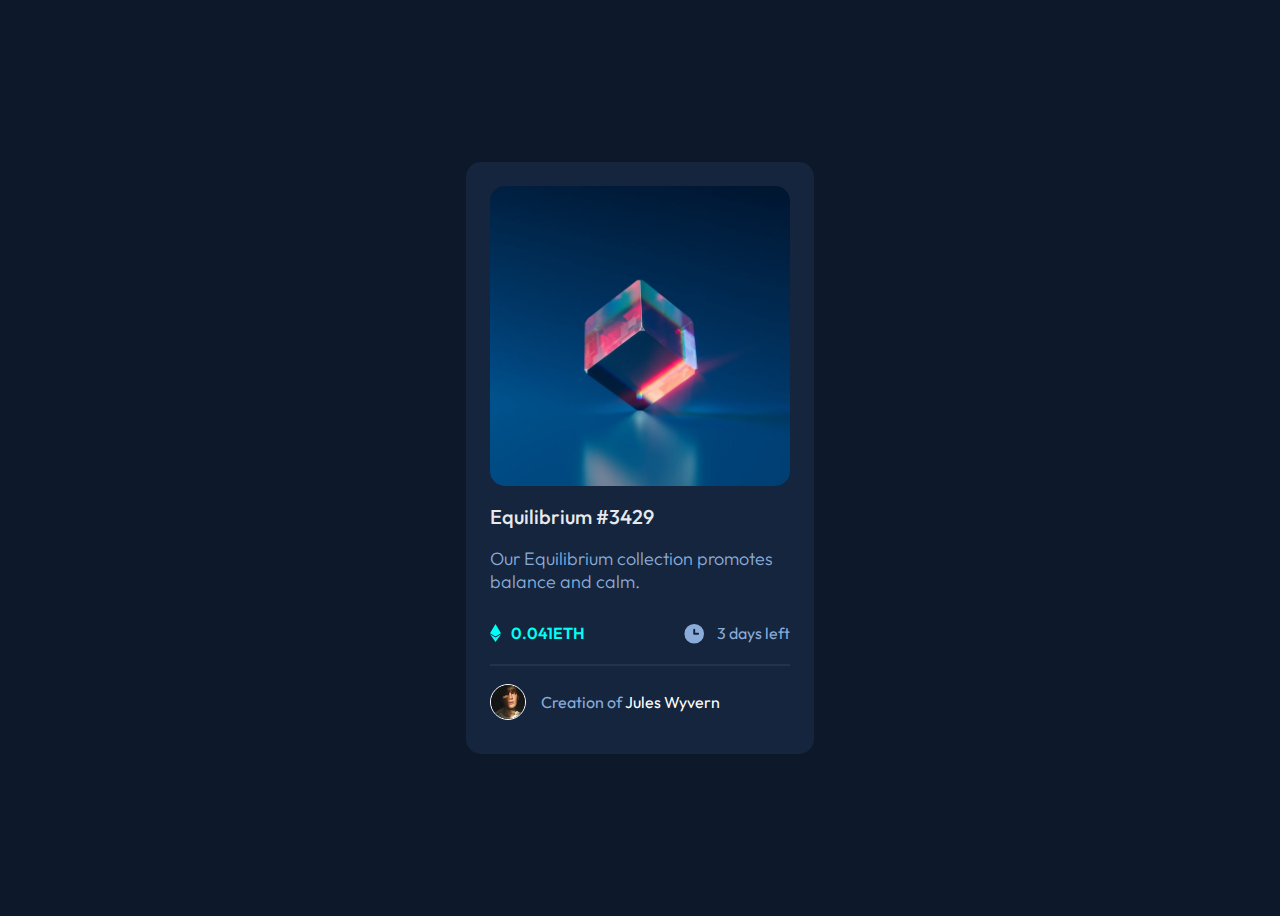
<file: nft-preview-card-component-main/index.html>
<!DOCTYPE html>
<html lang="en">
<head>
  <meta charset="UTF-8">
  <meta http-equiv="X-UA-Compatible" content="IE=edge">
  <meta name="viewport" content="width=device-width, initial-scale=1.0">
  <link rel="stylesheet" href="./style.css">
  <title>Card Component</title>
</head>
<body>
  <main>
    <div class="container">
      <div class="imagens">
        <img src="./images/image-equilibrium.jpg" alt="colorful cube">
        <div class="view"><img src="./images/icon-view.svg" alt=""></div>
      </div>
      <h1>Equilibrium #3429</h1>
      <p>Our Equilibrium collection promotes balance and calm.</p>
      <div class="valueAndDate">
        <div class="valueContainer">
          <img src="./images/icon-ethereum.svg" alt="">
          <span>0.041ETH</span>
        </div>
        <div class="dateContainer">
          <img src="./images/icon-clock.svg" class="clock"alt="">
          <span>3 days left</span>
        </div>
      </div>
      <hr>
      <div class="author">
        <img src="./images/image-avatar.png" alt="author photo">
        <span class="full_text">Creation of <span class="name">Jules Wyvern</span></span>
      </div>
    </div>
  </main>
</body>
</html>
</file>
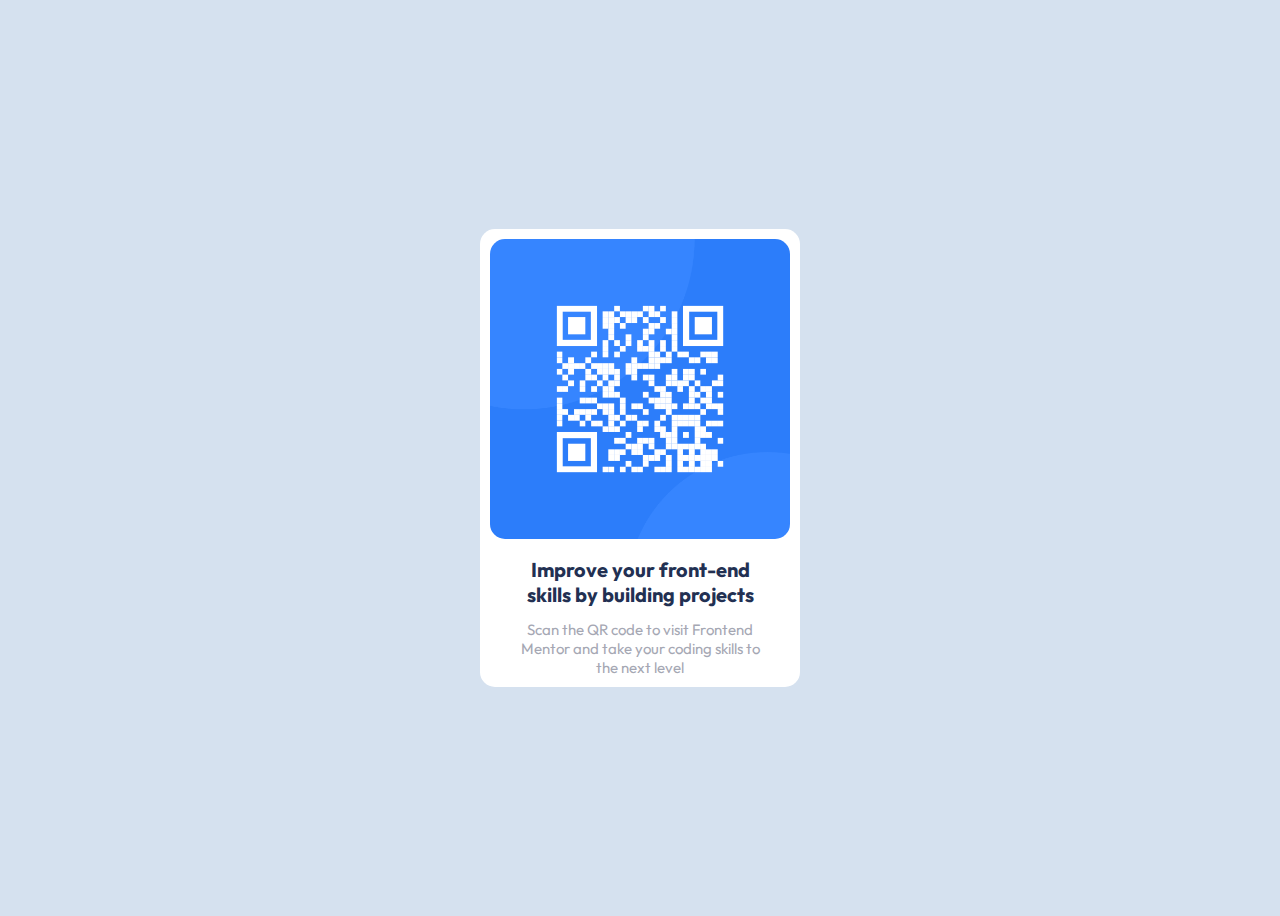
<file: qr-code-component-main/index.html>
<!DOCTYPE html>
<html lang="pt-BR">
<head>
  <meta charset="UTF-8">
  <meta http-equiv="X-UA-Compatible" content="IE=edge">
  <meta name="viewport" content="width=device-width, initial-scale=1.0">
  <link rel="icon" type="image/png" sizes="32x32" href="./images/favicon-32x32.png">
  <title>QR code component</title>
  <link rel="stylesheet" href="style.css">
</head>
<body class="background">
  <main class="qrComponent">
    <div>
      <img src="./images/image-qr-code.png" alt="Imagem QR code">
      <div class="text">
        <h1>Improve your front-end skills by building projects</h2>
        <p>Scan the QR code to visit Frontend Mentor and take your coding skills to the next level</p>
      </div>
    </div>
  </main>
</body>
</html>
</file>
<file: nft-preview-card-component-main/style.css>
@import url(https://fonts.googleapis.com/css?family=Outfit:100,200,300,regular,500,600,700,800,900);

body {
  background-color: hsl(217, 54%, 11%);
  font-family: "Outfit";
  display: flex;
  justify-content: center;
  align-items: center;
  height: 100vh;
}

.container {
  background-color: hsl(216, 50%, 16%);
  width: 300px;
  padding: 1.5em;
  border-radius: 15px;
  align-items: center;
}

.imagens {
  position: relative;
}

img{
  border-radius: 15px;
  width: 100%;
  display: inline-block;
}

.imagens .view {
  display: none;
  position: absolute;
  top: 0;
  left: 0;
  z-index: 99;
}

.clock{
  width: 25px;
}

.imagens:hover .view{
  display: inline;
  background-color: hsl(178, 100%, 50%);
  opacity: 0.5; 
}

.view{
  padding: 125px;
  border-radius: 15px;
}

hr {
  border: 0.1px solid hsl(215, 32%, 27%);
  margin: 10px 0 px;
  opacity: 0.5;
}

h1 {
  opacity: 0.9;
  color: hsl(0, 0%, 100%);
  font-size: 20px;
  font-weight: 500;
}

h1:hover{
  color: hsl(178, 100%, 50%);
}

p {
  font-size: 18px;
  color: hsl(215, 51%, 70%);
  font-weight: 300;
}

.valueAndDate > span {
  padding-left: 10px;
}

.valueContainer > span {
  color: hsl(178, 100%, 50%);
  font-weight: 600;
  padding-left: 10px;
}

.dateContainer,
.valueContainer,
.author {
    display: flex;
    align-items: center;
}

.dateContainer > span {
    color: hsl(215, 51%, 70%);
    padding-left: 10px;
}

.valueAndDate {
    display: flex;
    padding: 10px 0px;
    justify-content: space-between;
}

.author {
    color: hsl(215, 51%, 70%);
    padding: 10px 0px;
}

.full_text {
    padding-left: 15px;
}

.author > img {
    width: 34px;
    border: 1px solid white;
    border-radius: 34px;
}

.name {
    color: hsl(0, 0%, 100%);
}

.name:hover{
    color: hsl(178, 100%, 50%);
}
</file>
<file: qr-code-component-main/style.css>
@import url(https://fonts.googleapis.com/css?family=Outfit:100,200,300,regular,500,600,700,800,900);

.background {
  display: flex;
  justify-content: center;
  align-items: center;
  background-color: #d5e1ef;
  height: 100vh;
}

.qrComponent {
  display: flex;
  justify-content: center;
  align-items: center;
  background-color: #ffffff;
  border-radius: 15px;
  width: 300px;
  padding: 10px;
}

img {
  border-radius: 15px;
  width: 100%;
 }


.text {
    display: flex;
    flex-direction: column;
    justify-content: center;
    padding: 0px 20px;
}

p {
    font-size: 15px;
    font-family: "Outfit";
    font-weight: 400;
    color: #A5A7B3;
    margin: 0px;
    text-align: center;
}

h1 {
  font-size: 20px;
  font-family: "Outfit";
  font-weight: 700;
  color: #223052;
  text-align: center;
}
</file>
